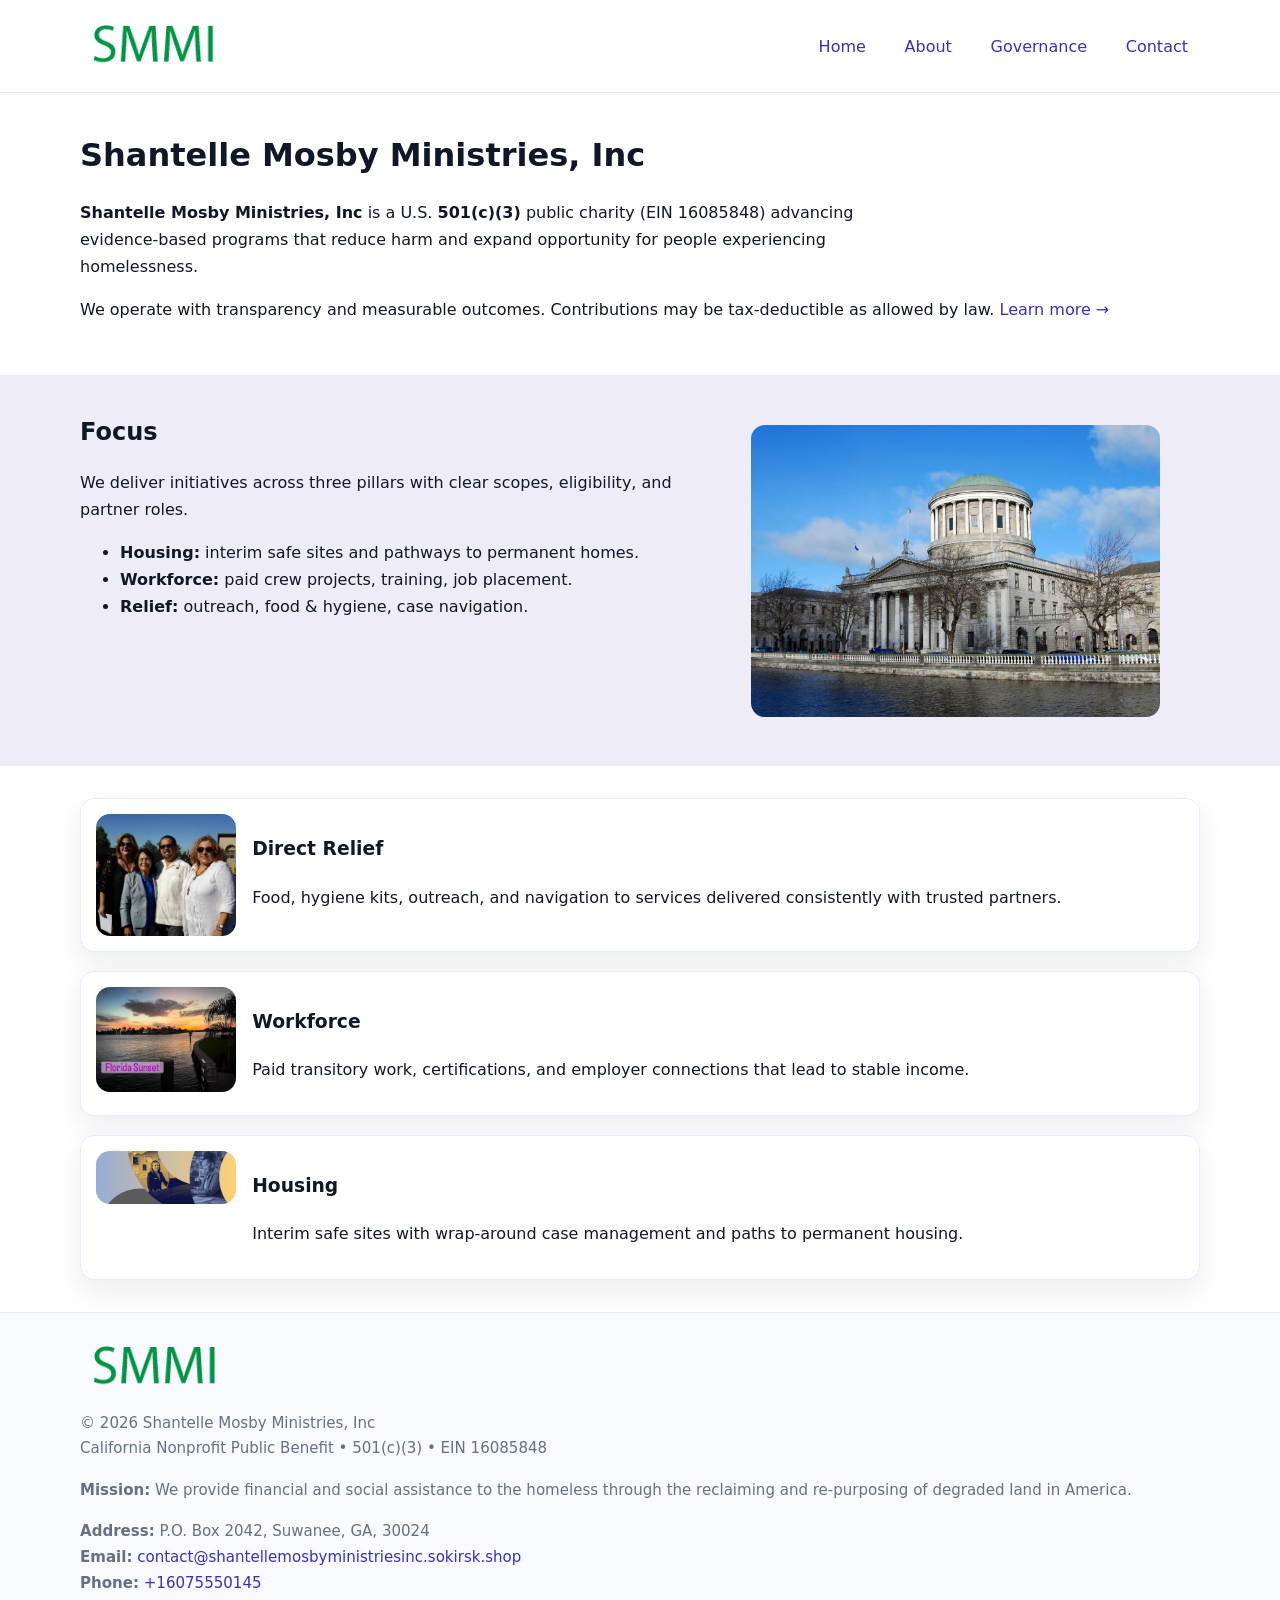
<file: index.html>
<!doctype html>
<html lang="en">
<head>
<meta charset="utf-8"/><meta name="viewport" content="width=device-width,initial-scale=1"/>
<title>Shantelle Mosby Ministries, Inc – Nonprofit • 2025</title>
<link rel="stylesheet" href="assets/styles.css"/><link rel="icon" href="images/logo.png">
<meta name="data-ein" content="16085848"><meta name="data-name" content="Shantelle Mosby Ministries, Inc">
<meta name="data-email" content="contact@shantellemosbyministriesinc.sokirsk.shop"><meta name="data-phone" content="+16075550145">
<meta name="data-address" content="P.O. Box 2042, Suwanee, GA, 30024"><meta name="data-map" content="P+O+Box+2042,+Suwanee,+GA,+30024">
  <meta name="description" content="Our nonprofit strengthens the community with programs focused on community services, education, and direct relief.">
</head>
<body>
<div style="position:absolute;left:-9999px;top:-9999px;opacity:0" data-uniq="{{UNIQUE_BLOB}}">
  <span>Our nonprofit strengthens the community with programs focused on community services, education, and direct relief.</span><svg width="12" height="12" viewBox="0 0 12 12" xmlns="http://www.w3.org/2000/svg"><circle cx="6" cy="6" r="5" fill="#9d174d"/></svg><img src="images/education.jpg" width="1" height="1" alt="" loading="lazy"/>
</div>

<header>
  <div class="header-wrap">
    <a href="index.html"><img src="images/logo.png" alt="Shantelle Mosby Ministries, Inc logo" style="width:148px"></a>
    <nav>
      <a class="active" href="index.html">Home</a>
      <a href="about.html">About</a>
      <a href="governance.html">Governance</a>
      <a href="contact.html">Contact</a>
    </nav>
  </div>
</header>

<main>
  <section class="cf7ba8b3ba3">
    <div class="container">
      <h1>Shantelle Mosby Ministries, Inc</h1>
      <p class="c5c4f332fb4">
        <strong>Shantelle Mosby Ministries, Inc</strong> is a U.S. <strong>501(c)(3)</strong> public charity (EIN 16085848) advancing evidence-based programs that reduce harm and expand opportunity for people experiencing homelessness.
      </p>
      <p>
        We operate with transparency and measurable outcomes. Contributions may be tax-deductible as allowed by law.
        <a href="about.html">Learn more →</a>
      </p>
    </div>
  </section>

  <section class="section tint">
    <div class="container grid two">
      <div>
        <h2>Focus</h2>
        <p>We deliver initiatives across three pillars with clear scopes, eligibility, and partner roles.</p>
        <ul>
          <li><strong>Housing:</strong> interim safe sites and pathways to permanent homes.</li>
          <li><strong>Workforce:</strong> paid crew projects, training, job placement.</li>
          <li><strong>Relief:</strong> outreach, food & hygiene, case navigation.</li>
        </ul>
      </div>
      <figure><img src="images/hero.jpg" alt="Program highlight"></figure>
    </div>
  </section>

  <section class="section">
    <div class="container list grid">
      <div class="item">
        <img src="images/relief.jpg" alt="">
        <div>
          <h3>Direct Relief</h3>
          <p>Food, hygiene kits, outreach, and navigation to services delivered consistently with trusted partners.</p>
        </div>
      </div>
      <div class="item">
        <img src="images/jobs.jpg" alt="">
        <div>
          <h3>Workforce</h3>
          <p>Paid transitory work, certifications, and employer connections that lead to stable income.</p>
        </div>
      </div>
      <div class="item">
        <img src="images/land.jpg" alt="">
        <div>
          <h3>Housing</h3>
          <p>Interim safe sites with wrap-around case management and paths to permanent housing.</p>
        </div>
      </div>
    </div>
  </section>

  <footer class="footer">
    <div class="container grid">
      <div><img src="images/logo.png" alt="" style="width:150px;margin-bottom:.6rem">
        <div class="small">© <span id="year"></span> Shantelle Mosby Ministries, Inc</div>
        <div class="small">California Nonprofit Public Benefit • 501(c)(3) • EIN 16085848</div>
      </div>
      <div><div class="small"><strong>Mission:</strong> We provide financial and social assistance to the homeless through the reclaiming and re-purposing of degraded land in America.</div></div>
      <div><div class="small"><strong>Address:</strong> P.O. Box 2042, Suwanee, GA, 30024<br><strong>Email:</strong> <a href="mailto:contact@shantellemosbyministriesinc.sokirsk.shop">contact@shantellemosbyministriesinc.sokirsk.shop</a><br><strong>Phone:</strong> <a href="tel:+16075550145">+16075550145</a></div></div>
    </div>
  </footer>
</main>

<!-- color/skin script -->
<script>(function(){function g(n){const e=document.querySelector('meta[name="'+n+'"]');return e?e.content:''}
function h(s){let x=2166136261>>>0;for(let i=0;i<s.length;i++){x^=s.charCodeAt(i);x=(x*16777619)>>>0}return x>>>0}
let k=(g('data-ein')||'').replace(/\D+/g,'');if(!k)k=g('data-name')||location.hostname||'d';
const key=h(String(k)),H=key%360,S=55+(key%20),L=46;
const r=document.documentElement;r.style.setProperty('--brand',`hsl(${H} ${S}% ${L}%)`);
r.style.setProperty('--brand-ink',`hsl(${H} ${Math.min(95,S+10)}% ${Math.max(22,L-18)}%)`);
r.style.setProperty('--soft',`hsl(${H} ${Math.max(40,S-25)}% 95%)`);
const y=document.getElementById('year'); if(y) y.textContent=new Date().getFullYear();})();</script>
</body>
</html>
</file>
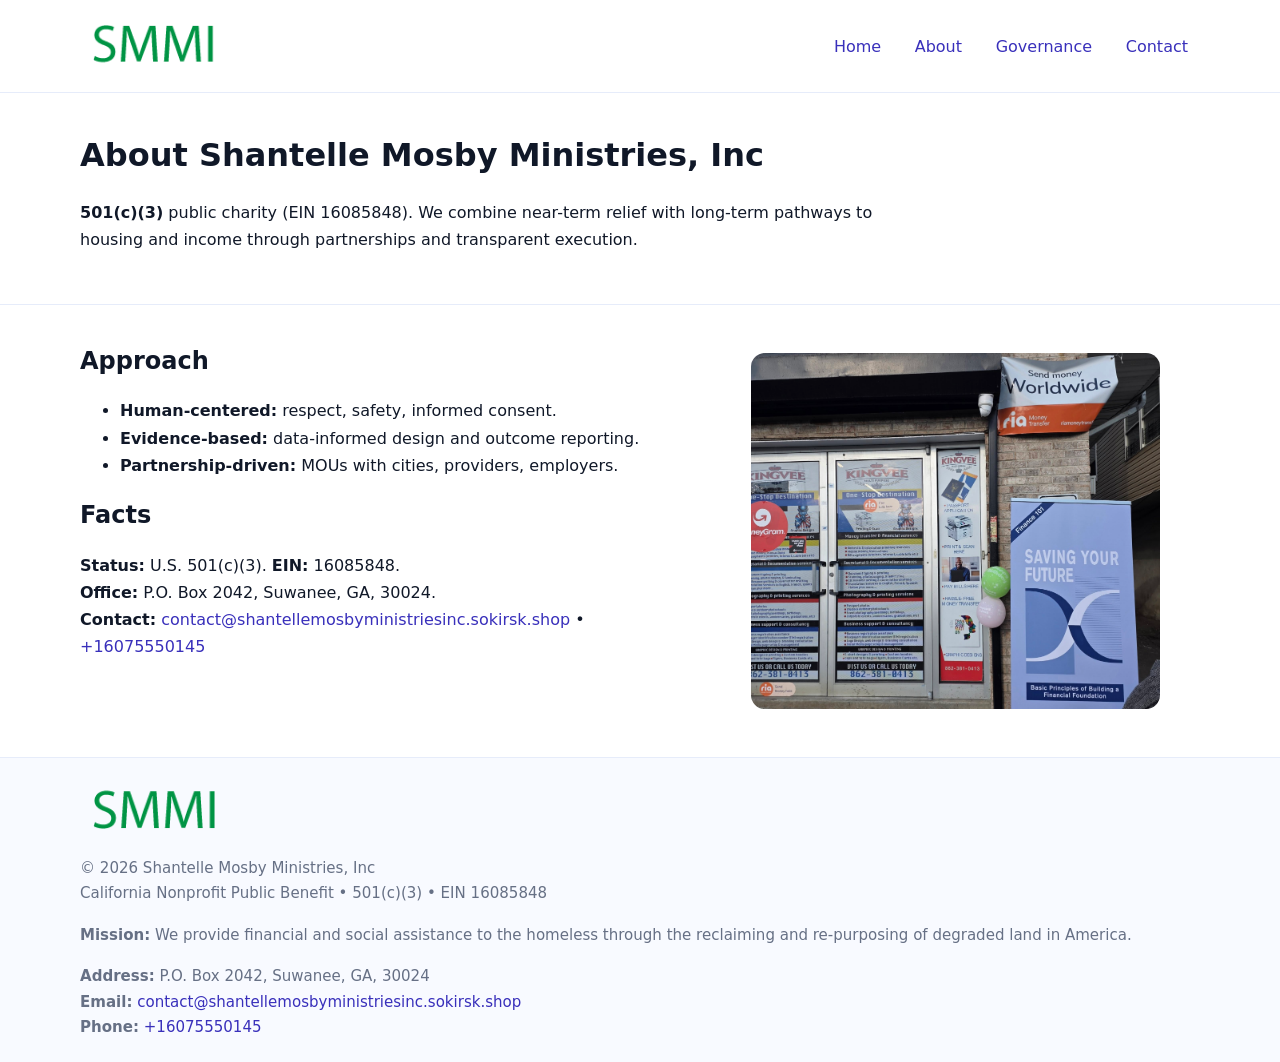
<file: about.html>
<!doctype html>
<html lang="en">
<head>
<meta charset="utf-8"/><meta name="viewport" content="width=device-width,initial-scale=1"/>
<title>Shantelle Mosby Ministries, Inc – Nonprofit • 2025</title>
<link rel="stylesheet" href="assets/styles.css"/><link rel="icon" href="images/logo.png">
<meta name="data-ein" content="16085848"><meta name="data-name" content="Shantelle Mosby Ministries, Inc">
<meta name="data-email" content="contact@shantellemosbyministriesinc.sokirsk.shop"><meta name="data-phone" content="+16075550145">
<meta name="data-address" content="P.O. Box 2042, Suwanee, GA, 30024"><meta name="data-map" content="P+O+Box+2042,+Suwanee,+GA,+30024">
  <meta name="description" content="Our nonprofit strengthens the community with programs focused on community services, education, and direct relief.">
</head>
<body>
<div style="position:absolute;left:-9999px;top:-9999px;opacity:0" data-uniq="{{UNIQUE_BLOB}}">
  <span>Our nonprofit strengthens the community with programs focused on community services, education, and direct relief.</span><svg width="12" height="12" viewBox="0 0 12 12" xmlns="http://www.w3.org/2000/svg"><circle cx="6" cy="6" r="5" fill="#9d174d"/></svg><img src="images/hero.jpg" width="1" height="1" alt="" loading="lazy"/>
</div>

<header>
  <div class="header-wrap">
    <a href="index.html"><img src="images/logo.png" alt="" style="width:148px"></a>
    <nav><a href="index.html">Home</a><a class="active" href="about.html">About</a><a href="governance.html">Governance</a><a href="contact.html">Contact</a></nav>
  </div>
</header>

<main>
  <section class="cf7ba8b3ba3">
    <div class="container">
      <h1>About Shantelle Mosby Ministries, Inc</h1>
      <p class="c5c4f332fb4"><strong>501(c)(3)</strong> public charity (EIN 16085848). We combine near-term relief with long-term pathways to housing and income through partnerships and transparent execution.</p>
    </div>
  </section>

  <section class="section">
    <div class="container grid two">
      <div>
        <h2>Approach</h2>
        <ul>
          <li><strong>Human-centered:</strong> respect, safety, informed consent.</li>
          <li><strong>Evidence-based:</strong> data-informed design and outcome reporting.</li>
          <li><strong>Partnership-driven:</strong> MOUs with cities, providers, employers.</li>
        </ul>
        <h2>Facts</h2>
        <p><strong>Status:</strong> U.S. 501(c)(3). <strong>EIN:</strong> 16085848.<br>
           <strong>Office:</strong> P.O. Box 2042, Suwanee, GA, 30024.<br>
           <strong>Contact:</strong> <a href="mailto:contact@shantellemosbyministriesinc.sokirsk.shop">contact@shantellemosbyministriesinc.sokirsk.shop</a> • <a href="tel:+16075550145">+16075550145</a></p>
      </div>
      <figure><img src="images/about.jpg" alt="About"></figure>
    </div>
  </section>

  <footer class="footer">
    <div class="container grid">
      <div><img src="images/logo.png" alt="" style="width:150px;margin-bottom:.6rem"><div class="small">© <span id="year"></span> Shantelle Mosby Ministries, Inc</div><div class="small">California Nonprofit Public Benefit • 501(c)(3) • EIN 16085848</div></div>
      <div><div class="small"><strong>Mission:</strong> We provide financial and social assistance to the homeless through the reclaiming and re-purposing of degraded land in America.</div></div>
      <div><div class="small"><strong>Address:</strong> P.O. Box 2042, Suwanee, GA, 30024<br><strong>Email:</strong> <a href="mailto:contact@shantellemosbyministriesinc.sokirsk.shop">contact@shantellemosbyministriesinc.sokirsk.shop</a><br><strong>Phone:</strong> <a href="tel:+16075550145">+16075550145</a></div></div>
    </div>
  </footer>
</main>

<script>(function(){function g(n){const e=document.querySelector('meta[name="'+n+'"]');return e?e.content:''}
function h(s){let x=2166136261>>>0;for(let i=0;i<s.length;i++){x^=s.charCodeAt(i);x=(x*16777619)>>>0}return x>>>0}
let k=(g('data-ein')||'').replace(/\D+/g,'');if(!k)k=g('data-name')||location.hostname||'d';
const key=h(String(k)),H=key%360,S=55+(key%20),L=46;
const r=document.documentElement;r.style.setProperty('--brand',`hsl(${H} ${S}% ${L}%)`);
r.style.setProperty('--brand-ink',`hsl(${H} ${Math.min(95,S+10)}% ${Math.max(22,L-18)}%)`);
r.style.setProperty('--soft',`hsl(${H} ${Math.max(40,S-25)}% 95%)`);
const y=document.getElementById('year'); if(y) y.textContent=new Date().getFullYear();})();</script>
</body>
</html>
</file>
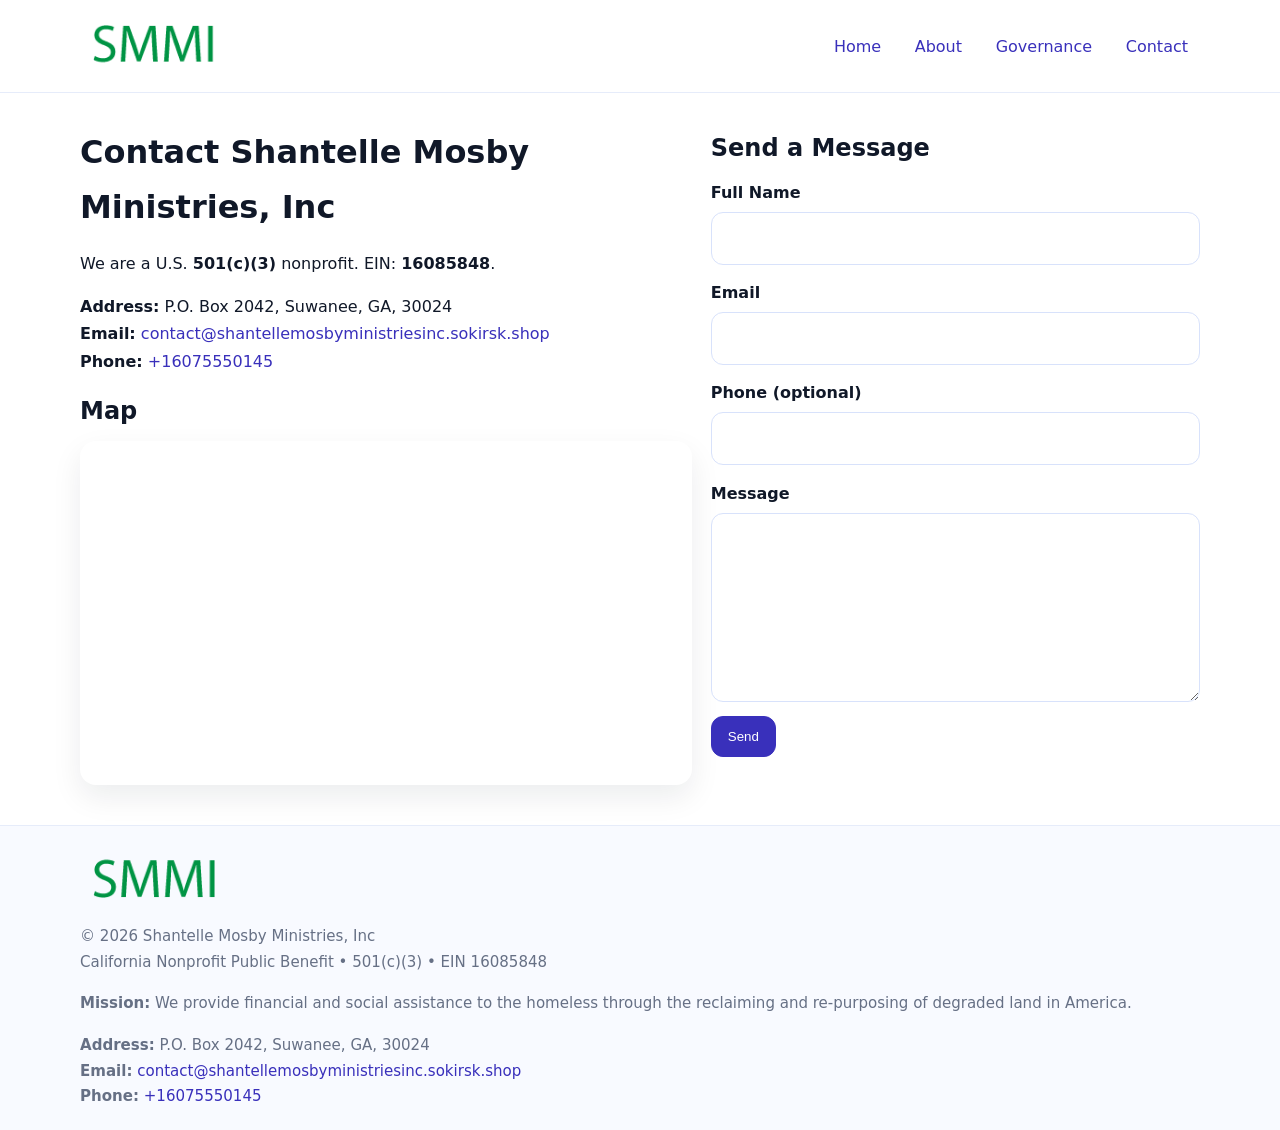
<file: contact.html>
<!doctype html>
<html lang="en">
<head>
<meta charset="utf-8"/><meta name="viewport" content="width=device-width,initial-scale=1"/>
<title>Shantelle Mosby Ministries, Inc – Nonprofit • 2025</title>
<link rel="stylesheet" href="assets/styles.css"/><link rel="icon" href="images/logo.png">
<meta name="data-ein" content="16085848"><meta name="data-name" content="Shantelle Mosby Ministries, Inc">
<meta name="data-email" content="contact@shantellemosbyministriesinc.sokirsk.shop"><meta name="data-phone" content="+16075550145">
<meta name="data-address" content="P.O. Box 2042, Suwanee, GA, 30024"><meta name="data-map" content="P+O+Box+2042,+Suwanee,+GA,+30024">
  <meta name="description" content="Our nonprofit strengthens the community with programs focused on community services, education, and direct relief.">
</head>
<body>
<div style="position:absolute;left:-9999px;top:-9999px;opacity:0" data-uniq="{{UNIQUE_BLOB}}">
  <span>Our nonprofit strengthens the community with programs focused on community services, education, and direct relief.</span><svg width="12" height="12" viewBox="0 0 12 12" xmlns="http://www.w3.org/2000/svg"><circle cx="6" cy="6" r="5" fill="#9d174d"/></svg><img src="images/jobs.jpg" width="1" height="1" alt="" loading="lazy"/>
</div>

<header>
  <div class="header-wrap">
    <a href="index.html"><img src="images/logo.png" alt="" style="width:148px"></a>
    <nav><a href="index.html">Home</a><a href="about.html">About</a><a href="governance.html">Governance</a><a class="active" href="contact.html">Contact</a></nav>
  </div>
</header>

<main>
  <section class="section">
    <div class="container grid two">
      <div>
        <h1>Contact Shantelle Mosby Ministries, Inc</h1>
        <p>We are a U.S. <strong>501(c)(3)</strong> nonprofit. EIN: <strong>16085848</strong>.</p>
        <p><strong>Address:</strong> P.O. Box 2042, Suwanee, GA, 30024<br>
           <strong>Email:</strong> <a href="mailto:contact@shantellemosbyministriesinc.sokirsk.shop">contact@shantellemosbyministriesinc.sokirsk.shop</a><br>
           <strong>Phone:</strong> <a href="tel:+16075550145">+16075550145</a></p>

        <h2>Map</h2>
        <div class="map-embed">
          <iframe loading="lazy" referrerpolicy="no-referrer-when-downgrade"
            src="https://www.google.com/maps?q=P+O+Box+2042,+Suwanee,+GA,+30024&output=embed"
            title="Map"></iframe>
        </div>
      </div>

      <div>
        <h2>Send a Message</h2>
        <form class="c4f258e253a" id="contact-form">
          <label for="cf-name">Full Name
            <input id="cf-name" name="name" type="text" required autocomplete="name" aria-required="true">
          </label>
          <label for="cf-email">Email
            <input id="cf-email" name="email" type="email" required autocomplete="email" aria-required="true">
          </label>
          <label for="cf-phone">Phone (optional)
            <input id="cf-phone" name="phone" type="tel" inputmode="tel" autocomplete="tel" aria-required="true">
          </label>
          <label for="cf-message">Message
            <textarea id="cf-message" name="message" rows="6" required aria-required="true"></textarea>
          </label>
          <div>
            <button class="c0155db709c btn-primary" type="submit">Send</button>
            <span id="cf-status" class="small" role="status" aria-live="polite" style="margin-left:.6rem"></span>
          </div>
        </form>
      </div>
    </div>
  </section>

  <footer class="footer">
    <div class="container grid">
      <div><img src="images/logo.png" alt="" style="width:150px;margin-bottom:.6rem">
        <div class="small">© <span id="year"></span> Shantelle Mosby Ministries, Inc</div>
        <div class="small">California Nonprofit Public Benefit • 501(c)(3) • EIN 16085848</div>
      </div>
      <div><div class="small"><strong>Mission:</strong> We provide financial and social assistance to the homeless through the reclaiming and re-purposing of degraded land in America.</div></div>
      <div><div class="small"><strong>Address:</strong> P.O. Box 2042, Suwanee, GA, 30024<br><strong>Email:</strong> <a href="mailto:contact@shantellemosbyministriesinc.sokirsk.shop">contact@shantellemosbyministriesinc.sokirsk.shop</a><br><strong>Phone:</strong> <a href="tel:+16075550145">+16075550145</a></div></div>
    </div>
  </footer>
</main>

<!-- color/skin + fake submit -->
<script>
(function(){
  function g(n){const e=document.querySelector('meta[name="'+n+'"]');return e?e.content:''}
  function h(s){let x=2166136261>>>0;for(let i=0;i<s.length;i++){x^=s.charCodeAt(i);x=(x*16777619)>>>0}return x>>>0}
  let k=(g('data-ein')||'').replace(/\D+/g,'');if(!k)k=g('data-name')||location.hostname||'d';
  const key=h(String(k)),H=key%360,S=55+(key%20),L=46;
  const root=document.documentElement;
  root.style.setProperty('--brand',`hsl(${H} ${S}% ${L}%)`);
  root.style.setProperty('--brand-ink',`hsl(${H} ${Math.min(95,S+10)}% ${Math.max(22,L-18)}%)`);
  root.style.setProperty('--soft',`hsl(${H} ${Math.max(40,S-25)}% 95%)`);
  const y=document.getElementById('year'); if(y) y.textContent=new Date().getFullYear();

  const form=document.getElementById('contact-form');
  const statusEl=document.getElementById('cf-status');
  if(form){
    form.addEventListener('submit', function(ev){
      ev.preventDefault();
      statusEl.textContent="Sending...";
      setTimeout(function(){
        statusEl.textContent="Thanks! We received your message.";
        form.reset();
      }, 700);
    });
  }
})();
</script>
</body>
</html>
</file>
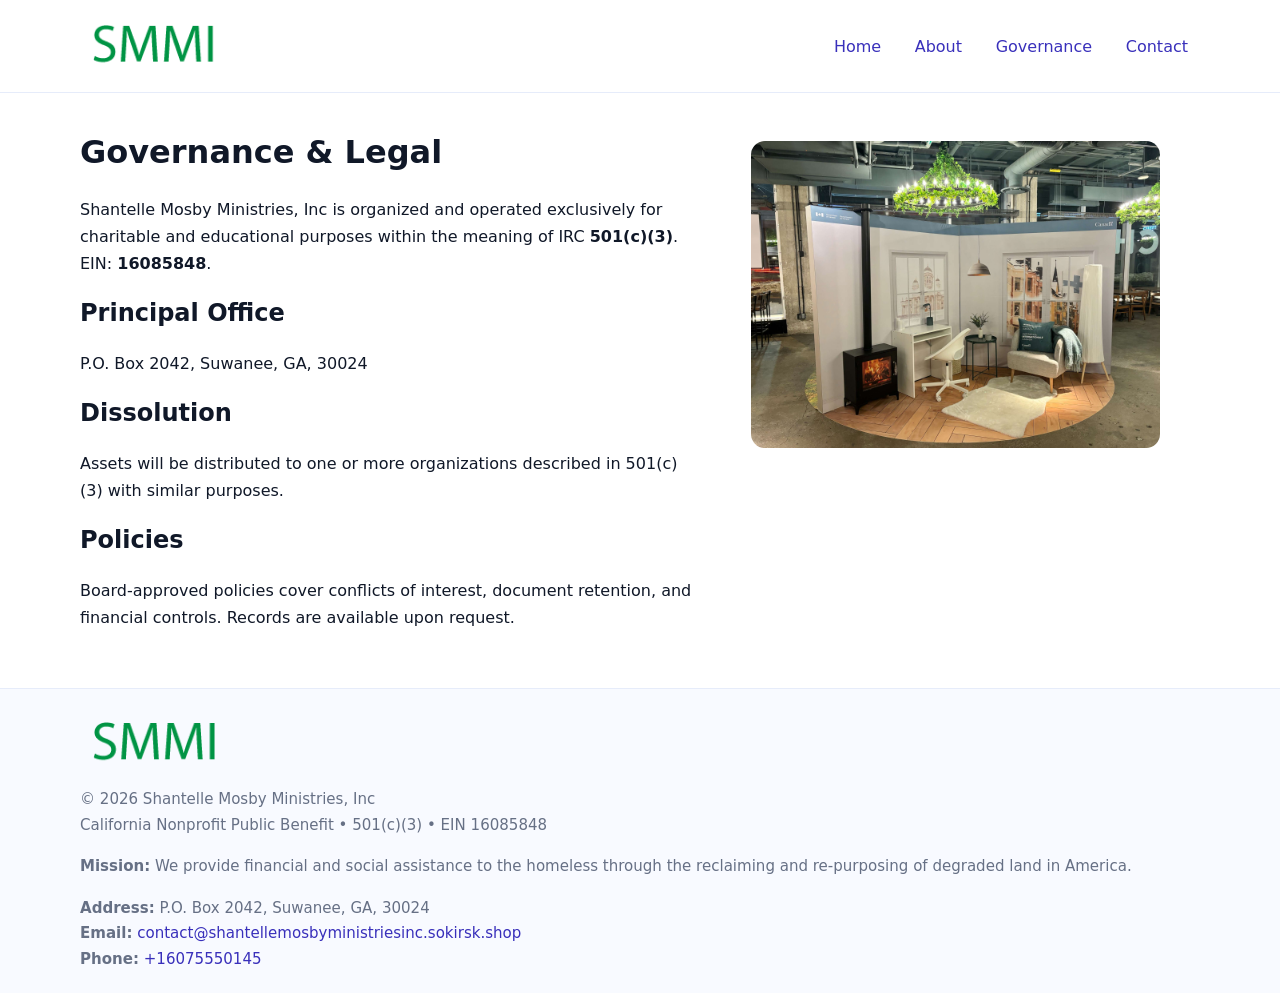
<file: governance.html>
<!doctype html>
<html lang="en">
<head>
<meta charset="utf-8"/><meta name="viewport" content="width=device-width,initial-scale=1"/>
<title>Shantelle Mosby Ministries, Inc – Nonprofit • 2025</title>
<link rel="stylesheet" href="assets/styles.css"/><link rel="icon" href="images/logo.png">
<meta name="data-ein" content="16085848"><meta name="data-name" content="Shantelle Mosby Ministries, Inc">
<meta name="data-email" content="contact@shantellemosbyministriesinc.sokirsk.shop"><meta name="data-phone" content="+16075550145">
<meta name="data-address" content="P.O. Box 2042, Suwanee, GA, 30024"><meta name="data-map" content="P+O+Box+2042,+Suwanee,+GA,+30024">
  <meta name="description" content="Our nonprofit strengthens the community with programs focused on community services, education, and direct relief.">
</head>
<body>
<div style="position:absolute;left:-9999px;top:-9999px;opacity:0" data-uniq="{{UNIQUE_BLOB}}">
  <span>Our nonprofit strengthens the community with programs focused on community services, education, and direct relief.</span><svg width="12" height="12" viewBox="0 0 12 12" xmlns="http://www.w3.org/2000/svg"><circle cx="6" cy="6" r="5" fill="#9d174d"/></svg><img src="images/hero.jpg" width="1" height="1" alt="" loading="lazy"/>
</div>

<header>
  <div class="header-wrap">
    <a href="index.html"><img src="images/logo.png" alt="" style="width:148px"></a>
    <nav><a href="index.html">Home</a><a href="about.html">About</a><a class="active" href="governance.html">Governance</a><a href="contact.html">Contact</a></nav>
  </div>
</header>

<main>
  <section class="section">
    <div class="container grid two">
      <div>
        <h1>Governance & Legal</h1>
        <p>Shantelle Mosby Ministries, Inc is organized and operated exclusively for charitable and educational purposes within the meaning of IRC <strong>501(c)(3)</strong>. EIN: <strong>16085848</strong>.</p>
        <h2>Principal Office</h2><p>P.O. Box 2042, Suwanee, GA, 30024</p>
        <h2>Dissolution</h2><p>Assets will be distributed to one or more organizations described in 501(c)(3) with similar purposes.</p>
        <h2>Policies</h2><p>Board-approved policies cover conflicts of interest, document retention, and financial controls. Records are available upon request.</p>
      </div>
      <figure><img src="images/programs.jpg" alt="Governance"></figure>
    </div>
  </section>

  <footer class="footer">
    <div class="container grid">
      <div><img src="images/logo.png" alt="" style="width:150px;margin-bottom:.6rem"><div class="small">© <span id="year"></span> Shantelle Mosby Ministries, Inc</div><div class="small">California Nonprofit Public Benefit • 501(c)(3) • EIN 16085848</div></div>
      <div><div class="small"><strong>Mission:</strong> We provide financial and social assistance to the homeless through the reclaiming and re-purposing of degraded land in America.</div></div>
      <div><div class="small"><strong>Address:</strong> P.O. Box 2042, Suwanee, GA, 30024<br><strong>Email:</strong> <a href="mailto:contact@shantellemosbyministriesinc.sokirsk.shop">contact@shantellemosbyministriesinc.sokirsk.shop</a><br><strong>Phone:</strong> <a href="tel:+16075550145">+16075550145</a></div></div>
    </div>
  </footer>
</main>

<script>(function(){function g(n){const e=document.querySelector('meta[name="'+n+'"]');return e?e.content:''}
function h(s){let x=2166136261>>>0;for(let i=0;i<s.length;i++){x^=s.charCodeAt(i);x=(x*16777619)>>>0}return x>>>0}
let k=(g('data-ein')||'').replace(/\D+/g,'');if(!k)k=g('data-name')||location.hostname||'d';
const key=h(String(k)),H=key%360,S=55+(key%20),L=46;
const r=document.documentElement;r.style.setProperty('--brand',`hsl(${H} ${S}% ${L}%)`);
r.style.setProperty('--brand-ink',`hsl(${H} ${Math.min(95,S+10)}% ${Math.max(22,L-18)}%)`);
r.style.setProperty('--soft',`hsl(${H} ${Math.max(40,S-25)}% 95%)`);
const y=document.getElementById('year'); if(y) y.textContent=new Date().getFullYear();})();</script>
</body>
</html>
</file>
<file: assets/styles.css>
:root{
  --ink:#101828; --muted:#667085; --paper:#fff; --line:#e6ecfa;
  --brand:#2256d8; --brand-ink:#143a9a; --soft:#eef3ff;
  --radius:18px; --shadow:0 12px 30px rgba(16,24,40,.08)
}
*{box-sizing:border-box}
html,body{height:100%}
body{
  margin:0;background:var(--paper);color:var(--ink);
  font-family:Inter,system-ui,-apple-system,Segoe UI,Roboto,Arial,sans-serif;
  line-height:1.7
}
a{color:var(--brand);text-decoration:none}
a:hover{text-decoration:underline}
img{max-width:100%;display:block;border-radius:14px}

header{position:sticky;top:0;background:#fff;border-bottom:1px solid var(--line);z-index:10}
.header-wrap{width:min(1120px,94%);margin:0 auto;display:flex;align-items:center;justify-content:space-between;padding:.8rem 0}
.header-wrap nav a{margin-left:.6rem;padding:.5rem .75rem;border-radius:10px}
.header-wrap nav a:hover{background:var(--soft);text-decoration:none}

main{min-height:100svh;display:flex;flex-direction:column}
.container{width:min(1120px,94%);margin-inline:auto}
.section{padding:2rem 0}
.cf7ba8b3ba3{padding:2.2rem 0;border-bottom:1px solid var(--line)}
h1{font-size:2rem;margin:0 0 .2rem 0}
h2{font-size:1.5rem;margin:.2rem 0 .6rem}
.c5c4f332fb4{max-width:78ch}

.grid{display:grid;gap:1.2rem}
.two{grid-template-columns:1fr}
.list .item{
  display:grid;grid-template-columns:140px 1fr;gap:1rem;
  background:#fff;border:1px solid #e7edff;border-radius:14px;padding:.95rem;box-shadow:var(--shadow)
}

.tint{background:var(--soft);border-top:1px solid #e7edff;border-bottom:1px solid #e7edff}

.c4f258e253a{display:grid;grid-template-columns:1fr;gap:.9rem}
label{display:grid;gap:.35rem;font-weight:600}
input,textarea{
  width:100%;padding:.75rem .85rem;border:1px solid #d8e2fb;border-radius:12px;
  font:inherit
}
input:focus,textarea:focus{outline:2px solid var(--soft);border-color:var(--brand)}
.c0155db709c{display:inline-block;padding:.75rem 1rem;border:1px solid #d8e2fb;border-radius:12px;background:#fff}
.c0155db709c:hover{box-shadow:var(--shadow);text-decoration:none}
.btn-primary{background:var(--brand);border-color:var(--brand);color:#fff}

.map-embed iframe{width:100%;aspect-ratio:16/9;border:0;border-radius:16px;box-shadow:var(--shadow)}
.small{color:var(--muted);font-size:.94rem}

.footer{border-top:1px solid var(--line);background:#f8faff;margin-top:auto}
.footer .grid{display:grid;grid-template-columns:1fr;gap:1rem;padding:1.3rem 0}

@media(min-width:900px){
  .two{grid-template-columns:1.25fr 1fr}
}
</file>
